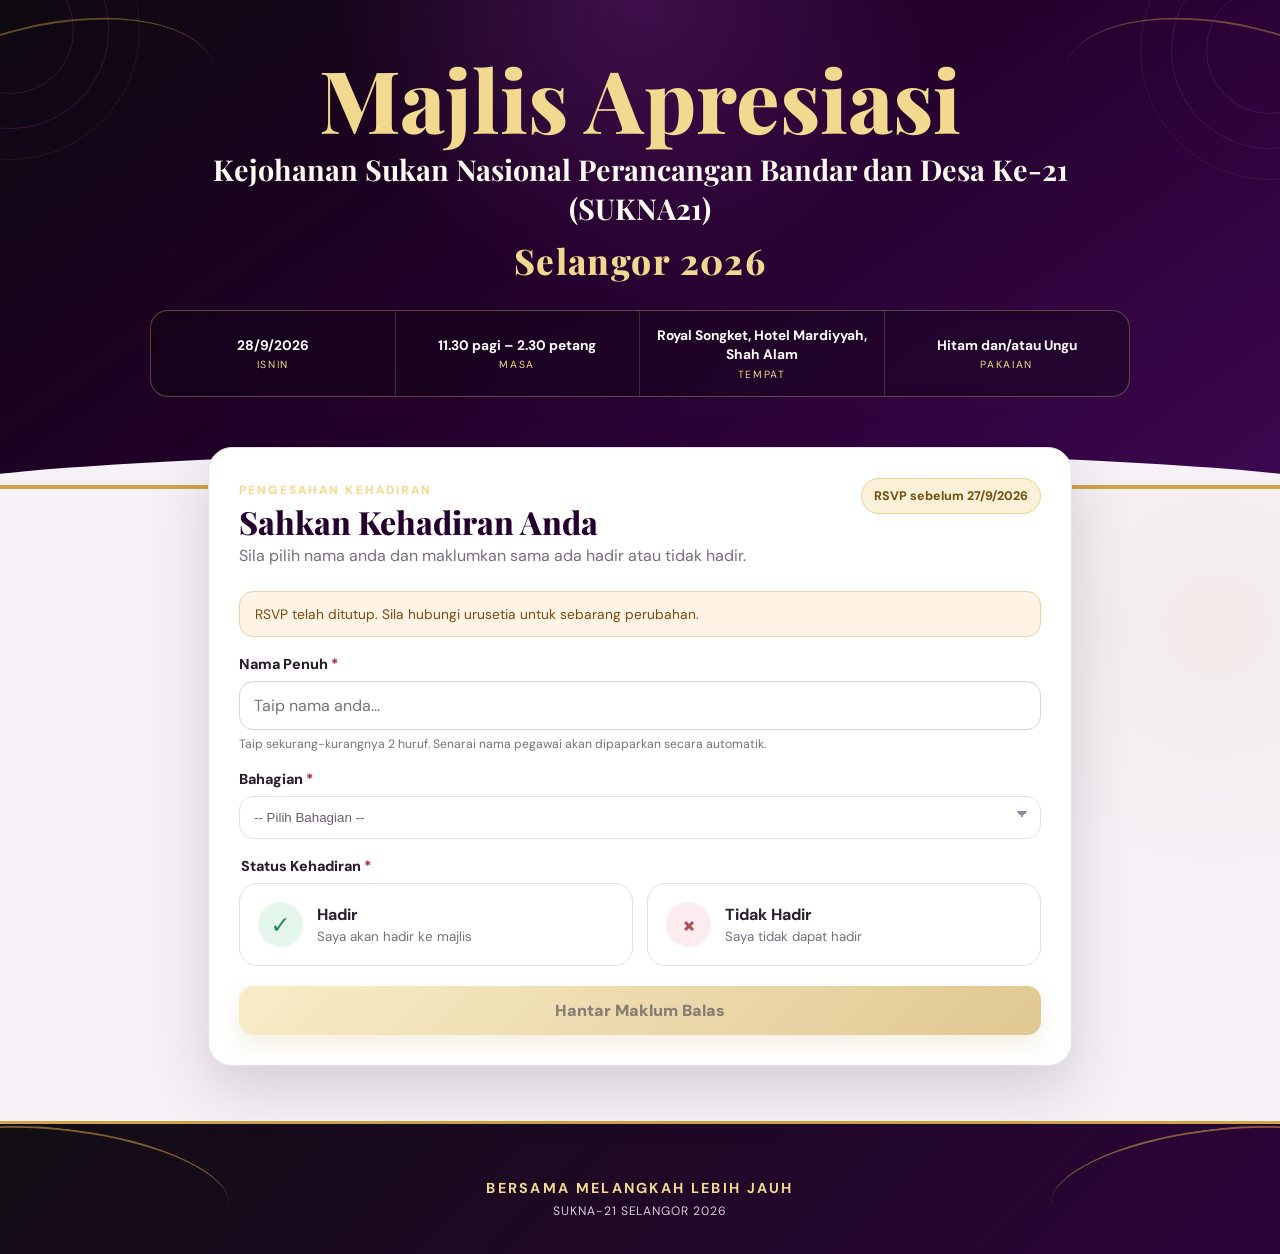
<file: index.html>
<!doctype html>
<html lang="ms">
<head>
  <meta charset="utf-8">
  <meta name="viewport" content="width=device-width,initial-scale=1,viewport-fit=cover">
  <meta name="theme-color" content="#18001f">
  <title>RSVP Majlis Apresiasi SUKNA-21 Selangor 2026</title>
  <meta name="description" content="Pengesahan kehadiran Majlis Apresiasi SUKNA-21 Selangor 2026.">
  <link rel="preconnect" href="https://fonts.googleapis.com">
  <link rel="preconnect" href="https://fonts.gstatic.com" crossorigin>
  <link href="https://fonts.googleapis.com/css2?family=DM+Sans:wght@400;500;600;700;800&family=Playfair+Display:wght@700;800&display=swap" rel="stylesheet">
  <link rel="stylesheet" href="styles.css?v=51">
</head>
<body>
  <div class="poster-shell">
    <header class="poster-hero">
      <div class="ornament ornament-left"></div>
      <div class="ornament ornament-right"></div>
      <div class="gold-arc arc-left"></div>
      <div class="gold-arc arc-right"></div>

      <div class="poster-inner">
        <h1 class="event-title">
          <span>Majlis Apresiasi</span>
          <span>Kejohanan Sukan Nasional Perancangan Bandar dan Desa Ke-21 (SUKNA21)</span>
          <span>Selangor 2026</span>
        </h1>

        <div class="event-meta">
          <span><b>28/9/2026</b><small>ISNIN</small></span>
          <span><b>11.30 pagi – 2.30 petang</b><small>MASA</small></span>
          <span><b>Royal Songket, Hotel Mardiyyah, Shah Alam</b><small>TEMPAT</small></span>
          <span><b>Hitam dan/atau Ungu</b><small>PAKAIAN</small></span>
        </div>
      </div>
    </header>

    <main class="main-wrap">
      <section class="rsvp-panel">
        <div class="panel-heading">
          <div>
            <span class="mini-kicker">PENGESAHAN KEHADIRAN</span>
            <h2>Sahkan Kehadiran Anda</h2>
            <p>Sila pilih nama anda dan maklumkan sama ada hadir atau tidak hadir.</p>
          </div>
          <div class="deadline">RSVP sebelum 27/9/2026</div>
        </div>

        <div id="closedNotice" class="notice warning hidden">
          RSVP telah ditutup. Sila hubungi urusetia untuk sebarang perubahan.
        </div>

        <form id="rsvpForm" novalidate>
          <input type="hidden" id="inviteeId">

          <label class="field">
            <span>Nama Penuh <b>*</b></span>
            <div class="autocomplete-wrap">
              <input id="name" name="name" type="text" autocomplete="off" placeholder="Taip nama anda..." maxlength="120" required>
              <div class="suggestions hidden" id="suggestions"></div>
            </div>
            <small>Taip sekurang-kurangnya 2 huruf. Senarai nama pegawai akan dipaparkan secara automatik.</small>
          </label>

          <label class="field">
            <span>Bahagian <b>*</b></span>
            <select id="unit" name="unit" required>
              <option value="">-- Pilih Bahagian --</option>
              <option value="Pentadbiran dan Kewangan">Pentadbiran dan Kewangan</option>
              <option value="Perancangan Korporat">Perancangan Korporat</option>
              <option value="Pengawalan Perancangan">Pengawalan Perancangan</option>
              <option value="Rancangan Pembangunan">Rancangan Pembangunan</option>
            </select>
          </label>

          <fieldset class="status-field">
            <legend>Status Kehadiran <b>*</b></legend>
            <div class="status-grid two-status">
              <button type="button" class="status-btn hadir" data-status="hadir">
                <span class="status-icon">✓</span>
                <span class="status-copy">
                  <strong>Hadir</strong>
                  <small>Saya akan hadir ke majlis</small>
                </span>
              </button>

              <button type="button" class="status-btn tidak" data-status="tidak_hadir">
                <span class="status-icon">×</span>
                <span class="status-copy">
                  <strong>Tidak Hadir</strong>
                  <small>Saya tidak dapat hadir</small>
                </span>
              </button>
            </div>
            <input type="hidden" id="status" required>
          </fieldset>

          <button id="submitBtn" class="gold-button" type="submit">
            <span class="btn-text">Hantar Maklum Balas</span>
            <span class="spinner hidden" aria-hidden="true"></span>
          </button>
        </form>

        <div id="successPanel" class="success-panel hidden">
          <div class="success-mark">✓</div>
          <h3>Terima kasih</h3>
          <p>Maklum balas kehadiran anda telah berjaya direkodkan.</p>
          <button class="ghost-button" id="editBtn" type="button">Kemas Kini Jawapan</button>
        </div>
      </section>
    </main>

    <footer class="poster-footer">
      <div class="footer-skyline"></div>
      <strong>BERSAMA MELANGKAH LEBIH JAUH</strong>
      <span>SUKNA-21 SELANGOR 2026</span>
    </footer>
  </div>

  <div id="toast" class="toast" role="status" aria-live="polite"></div>
  <script src="config.js?v=53"></script>
  <script src="app.js?v=53"></script>
</body>
</html>
</file>
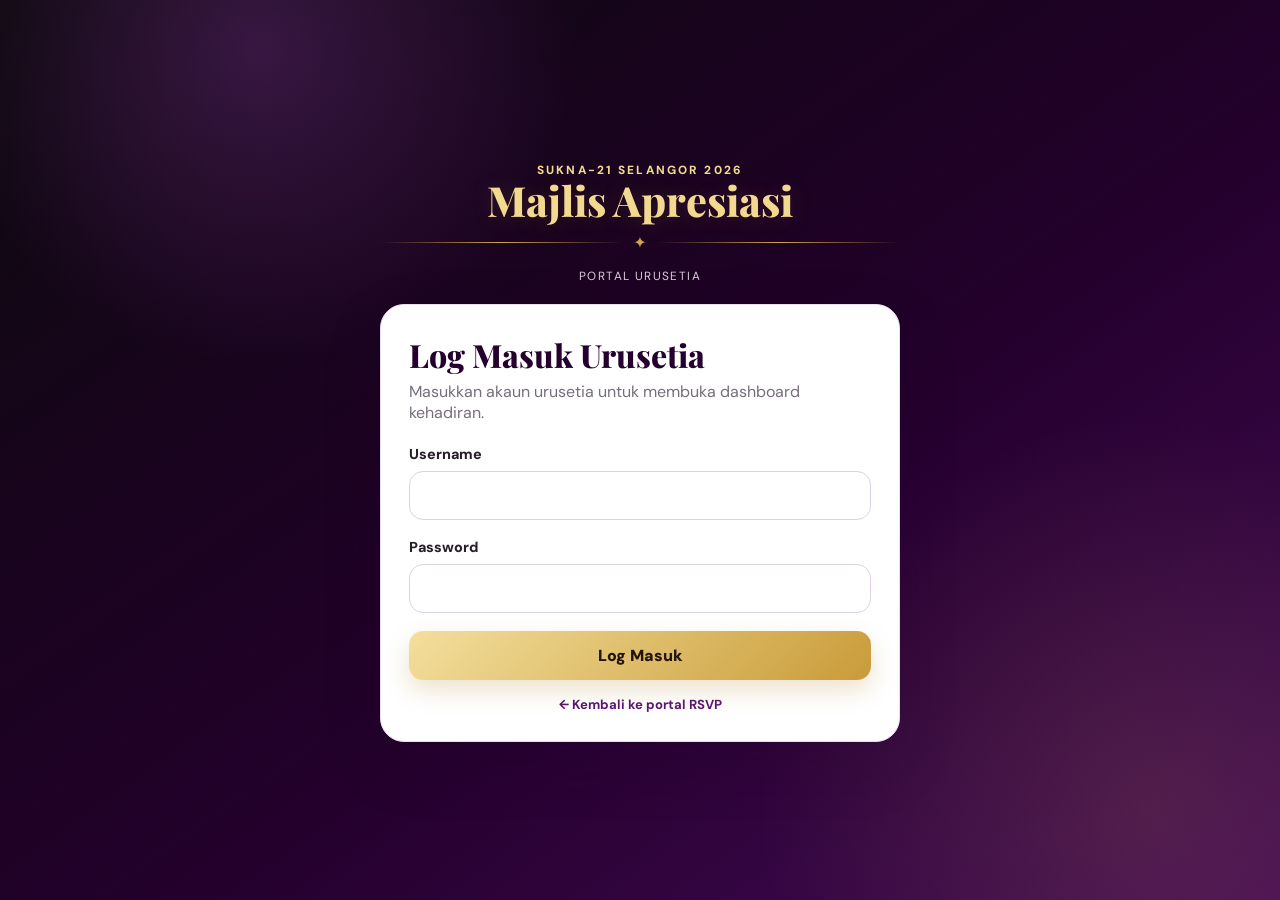
<file: admin.html>
<!doctype html>
<html lang="ms">
<head>
  <meta charset="utf-8">
  <meta name="viewport" content="width=device-width,initial-scale=1,viewport-fit=cover">
  <meta name="theme-color" content="#18001f">
  <title>Dashboard Urusetia • Majlis Apresiasi SUKNA-21</title>
  <link rel="preconnect" href="https://fonts.googleapis.com">
  <link rel="preconnect" href="https://fonts.gstatic.com" crossorigin>
  <link href="https://fonts.googleapis.com/css2?family=DM+Sans:wght@400;500;600;700;800&family=Playfair+Display:wght@700;800&display=swap" rel="stylesheet">
  <link rel="stylesheet" href="styles.css?v=51">
  <script>
    if (sessionStorage.getItem("sukna21_admin_login") !== "1") {
      location.replace("urusetia.html");
    }
  </script>
</head>
<body class="admin-page">
  <header class="admin-header">
    <div>
      <span class="mini-kicker">URUSETIA • SUKNA-21 SELANGOR 2026</span>
      <h1>Dashboard Kehadiran</h1>
      <p>Majlis Apresiasi • Isnin, 28 September 2026</p>
    </div>
    <div class="admin-actions">
      <button class="ghost-dark" id="refreshBtn">↻ Refresh</button>
      <button class="gold-small" id="exportBtn">Export CSV</button>
      <button class="danger-small" id="logoutBtn">Log Keluar</button>
    </div>
  </header>

  <main class="admin-main">
    <section class="stats-grid four">
      <article class="stat-card">
        <span>Jumlah Jemputan</span>
        <strong id="statTotal">0</strong>
      </article>
      <article class="stat-card hadir-card">
        <span>Hadir</span>
        <strong id="statHadir">0</strong>
      </article>
      <article class="stat-card tidak-card">
        <span>Tidak Hadir</span>
        <strong id="statTidak">0</strong>
      </article>
      <article class="stat-card pending-card">
        <span>Belum Menjawab</span>
        <strong id="statPending">0</strong>
      </article>
    </section>

    <section class="dashboard-card">
      <div class="dashboard-tools">
        <div class="filter-tabs" id="filterTabs">
          <button class="filter-tab active" data-filter="all">Semua</button>
          <button class="filter-tab" data-filter="hadir">Hadir</button>
          <button class="filter-tab" data-filter="tidak_hadir">Tidak Hadir</button>
          <button class="filter-tab" data-filter="belum_jawab">Belum Menjawab</button>
        </div>
        <input class="search-box" id="searchBox" placeholder="Cari nama / bahagian...">
      </div>

      <div class="table-wrap">
        <table>
          <thead>
            <tr>
              <th>Nama</th>
              <th>Bahagian</th>
              <th>Status</th>
              <th>Dikemas Kini</th>
            </tr>
          </thead>
          <tbody id="tableBody">
            <tr><td colspan="4" class="empty-row">Memuatkan data...</td></tr>
          </tbody>
        </table>
      </div>

      <div class="table-footer">
        <span id="rowCount">0 rekod</span>
        <span>Dashboard Urusetia Majlis Apresiasi SUKNA-21</span>
      </div>
    </section>
  </main>

  <div id="toast" class="toast" role="status" aria-live="polite"></div>
  <script src="config.js?v=53"></script>
  <script src="admin.js?v=53"></script>
</body>
</html>
</file>
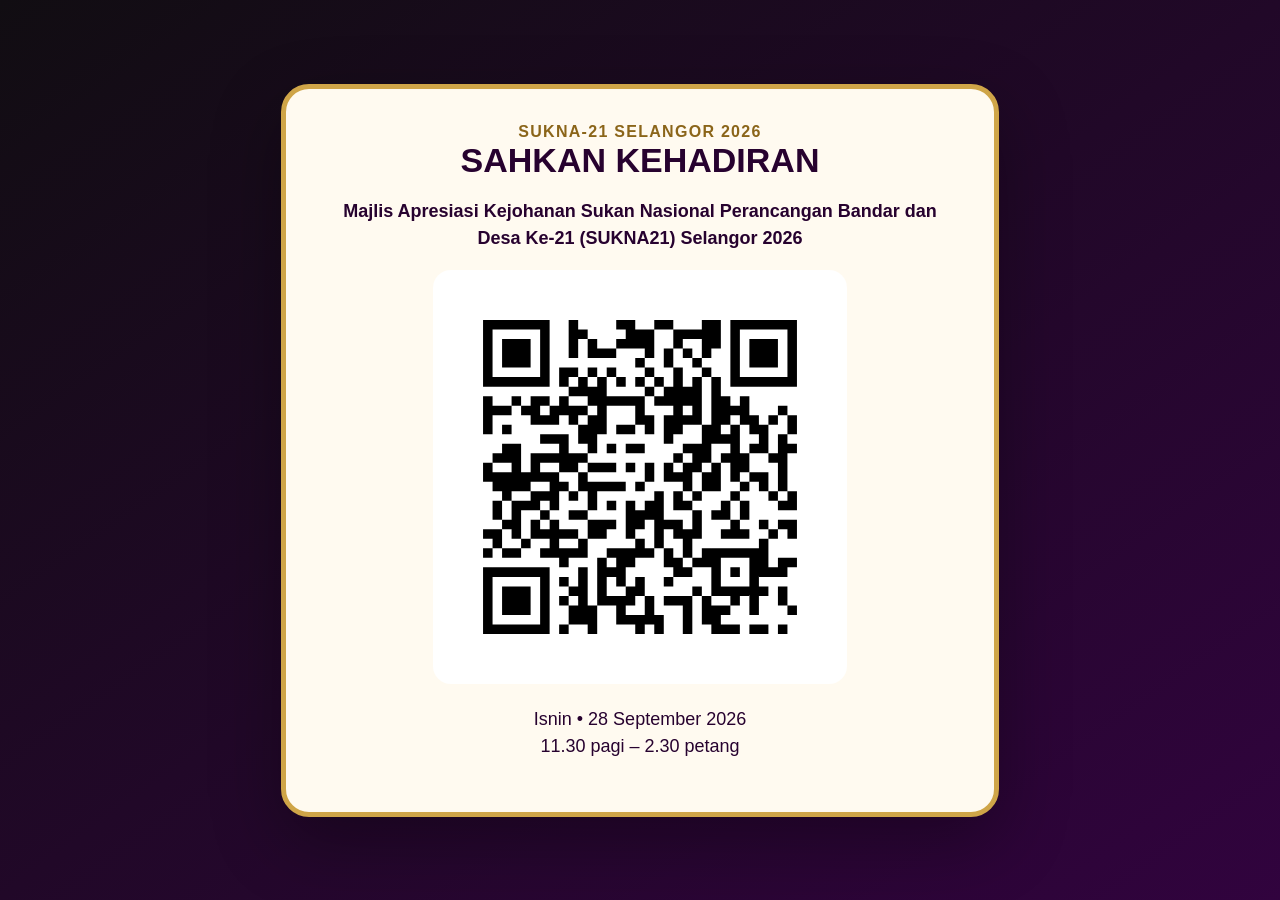
<file: qr.html>
<!doctype html>
<html lang="ms"><head><meta charset="utf-8"><meta name="viewport" content="width=device-width,initial-scale=1">
<title>QR RSVP Majlis Apresiasi SUKNA-21</title>
<style>
body{margin:0;min-height:100vh;display:grid;place-items:center;background:linear-gradient(145deg,#110d12,#31033e);font-family:Arial,sans-serif}
.card{background:#fffaf0;border:5px solid #cfa548;border-radius:28px;padding:34px;text-align:center;width:min(640px,84vw);color:#27022f;box-shadow:0 25px 70px rgba(0,0,0,.32)}
h1{margin:0;font-size:34px}p{font-size:18px;line-height:1.5}img{width:min(390px,75vw);background:white;padding:12px;border-radius:18px}
.tag{color:#8b6519;font-weight:bold;letter-spacing:.08em}
</style></head><body><div class="card">
<div class="tag">SUKNA-21 SELANGOR 2026</div>
<h1>SAHKAN KEHADIRAN</h1>
<p><b>Majlis Apresiasi Kejohanan Sukan Nasional Perancangan Bandar dan Desa Ke-21 (SUKNA21) Selangor 2026</b></p>
<img src="qr-rsvp.svg" alt="QR RSVP">
<p>Isnin • 28 September 2026<br>11.30 pagi – 2.30 petang</p>
</div></body></html>
</file>
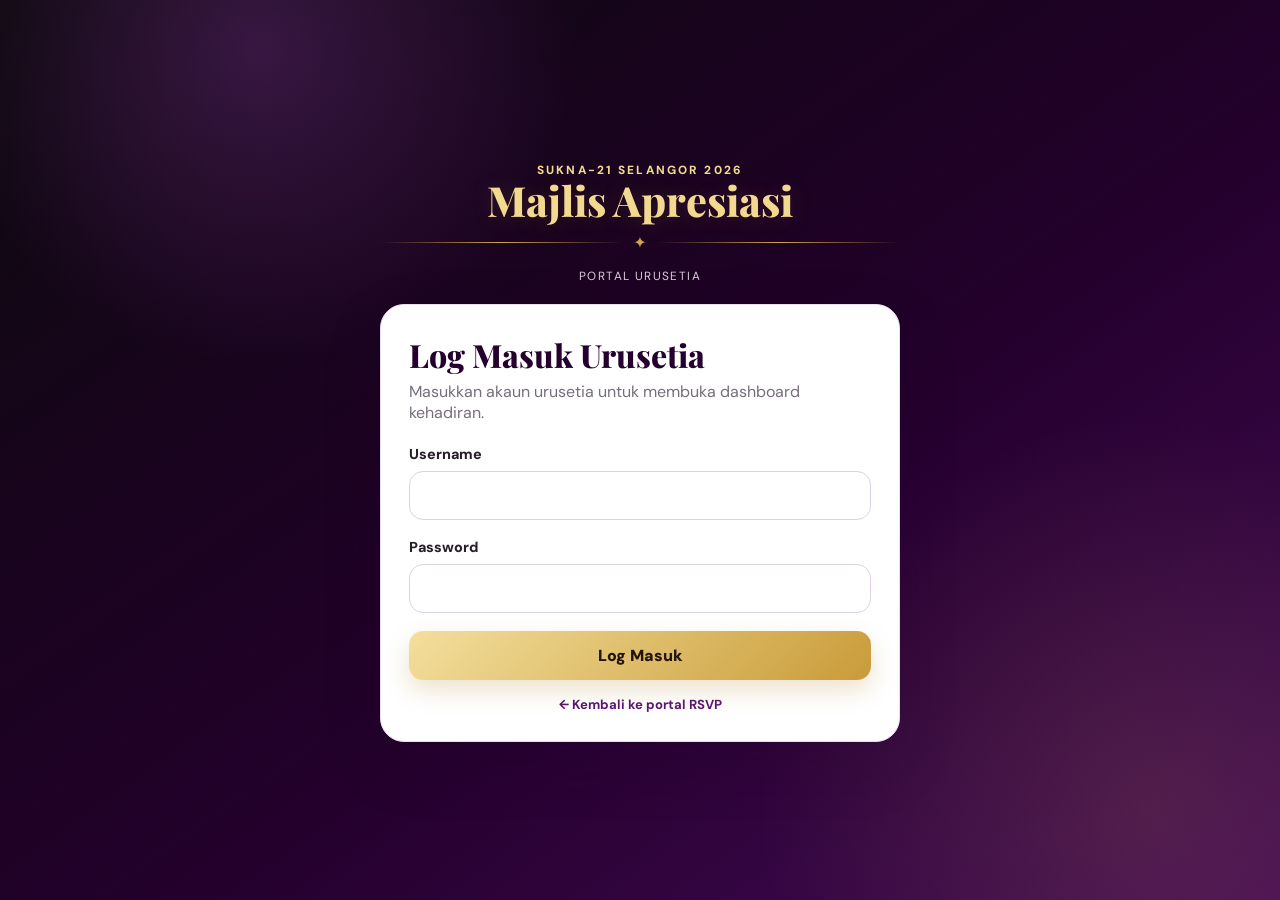
<file: urusetia.html>
<!doctype html>
<html lang="ms">
<head>
  <meta charset="utf-8">
  <meta name="viewport" content="width=device-width,initial-scale=1,viewport-fit=cover">
  <meta name="theme-color" content="#18001f">
  <title>Log Masuk Urusetia • SUKNA-21</title>
  <link rel="preconnect" href="https://fonts.googleapis.com">
  <link rel="preconnect" href="https://fonts.gstatic.com" crossorigin>
  <link href="https://fonts.googleapis.com/css2?family=DM+Sans:wght@400;500;600;700;800&family=Playfair+Display:wght@700;800&display=swap" rel="stylesheet">
  <link rel="stylesheet" href="styles.css">
</head>
<body class="login-page">
  <div class="login-shell">
    <div class="login-brand">
      <span class="mini-kicker">SUKNA-21 SELANGOR 2026</span>
      <div class="script-title small">Majlis Apresiasi</div>
      <div class="gold-divider"><span>✦</span></div>
      <p>Portal Urusetia</p>
    </div>

    <section class="login-card">
      <h1>Log Masuk Urusetia</h1>
      <p>Masukkan akaun urusetia untuk membuka dashboard kehadiran.</p>

      <form id="loginForm">
        <label class="field">
          <span>Username</span>
          <input id="username" type="text" autocomplete="username" required>
        </label>
        <label class="field">
          <span>Password</span>
          <input id="password" type="password" autocomplete="current-password" required>
        </label>
        <button class="gold-button" type="submit">Log Masuk</button>
      </form>

      <div id="loginError" class="notice warning hidden">Username atau password tidak sah.</div>
      <a class="back-link" href="index.html">← Kembali ke portal RSVP</a>
    </section>
  </div>

  <script src="urusetia.js"></script>
</body>
</html>
</file>
<file: styles.css>
:root{
  --black:#100d12;
  --purple-950:#16001f;
  --purple-900:#25002f;
  --purple-800:#3a064b;
  --purple-700:#5a1671;
  --purple-500:#8a3b9f;
  --gold:#cfa548;
  --gold-light:#f2d990;
  --cream:#fffaf0;
  --white:#ffffff;
  --ink:#281d2b;
  --muted:#776e7b;
  --line:#e8dfeb;
  --green:#2c8a61;
  --red:#b74955;
  --shadow:0 22px 60px rgba(31,0,38,.16);
}
*{box-sizing:border-box}
html{scroll-behavior:smooth}
body{margin:0;font-family:"DM Sans",system-ui,-apple-system,Segoe UI,sans-serif;background:#f6f1f7;color:var(--ink)}
button,input{font:inherit}
button{cursor:pointer}
.hidden{display:none!important}
.poster-shell{min-height:100vh;background:
  radial-gradient(circle at 10% 3%,rgba(132,52,153,.16),transparent 18%),
  radial-gradient(circle at 95% 50%,rgba(207,165,72,.08),transparent 18%),
  #f6f1f7;
}
.poster-hero{
  position:relative;overflow:hidden;color:white;
  background:
    radial-gradient(circle at 50% 0%,rgba(121,38,145,.38),transparent 38%),
    linear-gradient(145deg,#0e0910 0%,#200027 43%,#3c0750 100%);
  padding:56px 22px 88px;border-bottom:4px solid var(--gold);
}
.poster-hero:after{
  content:"";position:absolute;left:-8%;right:-8%;bottom:-58px;height:92px;
  background:#f6f1f7;border-radius:50% 50% 0 0;
}
.poster-inner{position:relative;z-index:3;max-width:1050px;margin:auto;text-align:center}
.kicker,.mini-kicker{font-size:.74rem;font-weight:800;letter-spacing:.18em;color:var(--gold-light)}
.script-title{font:800 clamp(2.8rem,8vw,5.3rem)/1 "Playfair Display",serif;color:var(--gold-light);text-shadow:0 2px 22px rgba(207,165,72,.18)}
.script-title.small{font-size:2.6rem}
.gold-divider{display:flex;align-items:center;gap:10px;max-width:520px;margin:12px auto 15px;color:var(--gold)}
.gold-divider:before,.gold-divider:after{content:"";height:1px;flex:1;background:linear-gradient(90deg,transparent,var(--gold),transparent)}
.poster-hero h1{max-width:900px;margin:0 auto;font:700 clamp(1.05rem,2.6vw,1.55rem)/1.45 "Playfair Display",serif;color:#fff7e6}
.event-meta{margin:28px auto 0;display:grid;grid-template-columns:repeat(4,1fr);max-width:980px;border:1px solid rgba(235,207,130,.32);border-radius:18px;overflow:hidden;background:rgba(12,6,15,.35);backdrop-filter:blur(8px)}
.event-meta span{padding:15px 13px;border-right:1px solid rgba(235,207,130,.2);display:flex;flex-direction:column;gap:4px;justify-content:center}
.event-meta span:last-child{border-right:0}
.event-meta b{font-size:.86rem;line-height:1.35;color:white}
.event-meta small{font-size:.65rem;letter-spacing:.16em;color:var(--gold-light)}
.ornament{position:absolute;width:260px;height:260px;border:1px solid rgba(210,169,74,.13);border-radius:50%;opacity:.75}
.ornament:before,.ornament:after{content:"";position:absolute;border:1px solid rgba(139,62,158,.35);border-radius:50%;inset:30px}
.ornament:after{inset:65px}
.ornament-left{left:-120px;top:-100px}.ornament-right{right:-120px;top:-80px}
.gold-arc{position:absolute;width:360px;height:170px;border-top:2px solid rgba(207,165,72,.6);border-radius:50%;top:26px;opacity:.7}
.arc-left{left:-140px;transform:rotate(-14deg)}.arc-right{right:-140px;transform:rotate(14deg)}
.main-wrap{position:relative;z-index:4;max-width:900px;margin:-42px auto 0;padding:0 18px 55px}
.rsvp-panel,.login-card,.dashboard-card{background:white;border:1px solid #eadfed;border-radius:24px;box-shadow:var(--shadow)}
.rsvp-panel{padding:30px}
.panel-heading{display:flex;justify-content:space-between;align-items:flex-start;gap:20px;margin-bottom:25px}
.panel-heading h2{margin:5px 0 6px;font:800 2rem/1.1 "Playfair Display",serif;color:var(--purple-900)}
.panel-heading p{margin:0;color:var(--muted)}
.deadline{background:#fbf1d9;border:1px solid #ead092;color:#73530f;padding:9px 12px;border-radius:999px;font-size:.78rem;font-weight:800;white-space:nowrap}
.field{display:block;margin-bottom:18px}
.field>span,.status-field legend{display:block;font-weight:800;font-size:.9rem;margin-bottom:8px}
.field b,.status-field b{color:#a3203f}
.field input,.field select,.search-box{width:100%;border:1px solid #dcd2df;background:white;border-radius:14px;padding:13px 14px;outline:none;color:var(--ink)}
.field input:focus,.field select:focus,.search-box:focus{border-color:var(--purple-500);box-shadow:0 0 0 4px rgba(138,59,159,.11)}
.field small{display:block;color:var(--muted);font-size:.76rem;margin-top:6px}
.autocomplete-wrap{position:relative}
.suggestions{position:absolute;z-index:30;left:0;right:0;top:calc(100% + 6px);max-height:300px;overflow:auto;background:white;border:1px solid #dfd6e3;border-radius:14px;box-shadow:0 16px 40px rgba(36,0,48,.16)}
.suggestion{padding:11px 13px;border-bottom:1px solid #f1ebf3;cursor:pointer}
.suggestion:last-child{border-bottom:0}.suggestion:hover{background:#faf6fc}
.suggestion strong{display:block;font-size:.88rem}.suggestion small{color:var(--muted)}
.status-field{border:0;padding:0;margin:3px 0 20px}
.status-grid.two-status{display:grid;grid-template-columns:1fr 1fr;gap:14px}
.status-btn{border:1px solid #e4dbe7;border-radius:18px;background:white;padding:18px;display:flex;align-items:center;gap:14px;text-align:left;color:var(--ink)}
.status-btn:hover{transform:translateY(-2px);box-shadow:0 10px 30px rgba(35,0,46,.09)}
.status-icon{width:45px;height:45px;border-radius:50%;display:grid;place-items:center;font-size:1.5rem;font-weight:900}
.status-btn.hadir .status-icon{background:#e5f6ed;color:var(--green)}
.status-btn.tidak .status-icon{background:#fdecef;color:var(--red)}
.status-btn.hadir.selected{border:2px solid var(--green);background:#f4fbf7}
.status-btn.tidak.selected{border:2px solid var(--red);background:#fff7f8}
.status-copy strong{display:block;font-size:1rem}.status-copy small{display:block;color:var(--muted);margin-top:3px}
.gold-button,.gold-small{
  border:0;color:#241505;font-weight:900;
  background:linear-gradient(135deg,#f3df9c,#c99b39);
  box-shadow:0 10px 24px rgba(175,124,25,.22);
}
.gold-button{width:100%;padding:14px 18px;border-radius:14px;display:flex;justify-content:center;align-items:center;gap:10px}
.gold-button:hover,.gold-small:hover{transform:translateY(-1px);filter:brightness(1.03)}
.gold-button:disabled{opacity:.55;cursor:not-allowed;transform:none}
.ghost-button{border:1px solid #dfd3e4;background:#f7f2f8;color:var(--purple-800);border-radius:12px;padding:11px 15px;font-weight:800}
.notice{padding:13px 15px;border-radius:14px;margin-bottom:18px;font-size:.86rem}
.warning{background:#fff3e6;border:1px solid #efd0a2;color:#7a4a0e}
.success-panel{text-align:center;padding:20px 4px 4px}
.success-mark{width:66px;height:66px;border-radius:50%;display:grid;place-items:center;margin:auto;background:#e7f6ee;color:var(--green);font-size:2rem;font-weight:900}
.success-panel h3{font:800 2rem "Playfair Display",serif;margin:13px 0 4px;color:var(--purple-900)}
.success-panel p{margin:0 0 18px;color:var(--muted)}
.spinner{width:18px;height:18px;border:2px solid rgba(40,20,5,.25);border-top-color:#2d1907;border-radius:50%;animation:spin .8s linear infinite}
@keyframes spin{to{transform:rotate(360deg)}}
.poster-footer{position:relative;overflow:hidden;text-align:center;padding:55px 20px 35px;color:white;background:linear-gradient(135deg,#120d13,#2c0339);border-top:3px solid var(--gold)}
.poster-footer:before,.poster-footer:after{content:"";position:absolute;width:330px;height:110px;border-top:2px solid rgba(207,165,72,.55);border-radius:50%;top:5px}
.poster-footer:before{left:-100px;transform:rotate(7deg)}.poster-footer:after{right:-100px;transform:rotate(-7deg)}
.poster-footer strong{display:block;color:var(--gold-light);letter-spacing:.16em;font-size:.9rem}
.poster-footer span{display:block;margin-top:6px;color:#d7cadb;font-size:.76rem;letter-spacing:.08em}
.toast{position:fixed;left:50%;bottom:28px;z-index:100;transform:translate(-50%,18px);opacity:0;pointer-events:none;background:#211523;color:white;border-radius:12px;padding:12px 16px;box-shadow:0 15px 40px rgba(0,0,0,.25);transition:.22s;max-width:92vw;text-align:center}
.toast.show{opacity:1;transform:translate(-50%,0)}.toast.error{background:#882d38}

/* Login */
.login-page{min-height:100vh;background:
  radial-gradient(circle at 20% 5%,rgba(139,55,163,.32),transparent 24%),
  radial-gradient(circle at 90% 90%,rgba(207,165,72,.15),transparent 28%),
  linear-gradient(145deg,#0c090d,#22002a 55%,#430956);display:grid;place-items:center;padding:22px}
.login-shell{width:min(520px,100%)}
.login-brand{text-align:center;color:white;margin-bottom:20px}
.login-brand p{margin:6px 0;color:#d9cddd;letter-spacing:.12em;text-transform:uppercase;font-size:.74rem}
.login-card{padding:28px}
.login-card h1{font:800 2rem "Playfair Display",serif;color:var(--purple-900);margin:0 0 5px}
.login-card>p{margin:0 0 22px;color:var(--muted)}
.back-link{display:block;text-align:center;margin-top:16px;color:var(--purple-700);text-decoration:none;font-size:.82rem;font-weight:700}

/* Admin */
.admin-page{background:#f5f1f7}
.admin-header{background:linear-gradient(135deg,#100d12,#2d0439 70%,#4a0b5d);border-bottom:3px solid var(--gold);color:white;padding:28px max(20px,calc((100vw - 1180px)/2));display:flex;justify-content:space-between;align-items:center;gap:18px}
.admin-header h1{font:800 2.1rem "Playfair Display",serif;margin:5px 0 3px;color:#fff8e9}
.admin-header p{margin:0;color:#d9cddd;font-size:.85rem}
.admin-actions{display:flex;gap:8px;flex-wrap:wrap}
.gold-small,.ghost-dark,.danger-small{border-radius:11px;padding:10px 13px;font-weight:800;border:0}
.ghost-dark{background:rgba(255,255,255,.08);color:white;border:1px solid rgba(255,255,255,.14)}
.danger-small{background:#6e2632;color:white}
.admin-main{max-width:1180px;margin:22px auto;padding:0 18px 60px}
.stats-grid.four{display:grid;grid-template-columns:repeat(4,1fr);gap:12px;margin-bottom:16px}
.stat-card{background:white;border:1px solid #e9e0ec;border-radius:18px;padding:19px;box-shadow:0 8px 24px rgba(35,0,48,.06);border-top:4px solid var(--gold)}
.stat-card span{color:var(--muted);font-size:.78rem;font-weight:800}.stat-card strong{display:block;font-size:2rem;color:var(--purple-900);margin-top:4px}
.hadir-card{border-top-color:var(--green)}.tidak-card{border-top-color:var(--red)}.pending-card{border-top-color:var(--purple-500)}
.dashboard-card{overflow:hidden}
.dashboard-tools{display:flex;justify-content:space-between;align-items:center;gap:14px;padding:15px;border-bottom:1px solid var(--line)}
.filter-tabs{display:flex;gap:7px;flex-wrap:wrap}
.filter-tab{border:1px solid #e0d7e4;background:white;color:#5a4c5f;border-radius:999px;padding:8px 12px;font-weight:800;font-size:.76rem}
.filter-tab.active{background:var(--purple-800);color:white;border-color:var(--purple-800)}
.search-box{max-width:260px;padding:10px 12px}
.table-wrap{overflow:auto}
table{width:100%;border-collapse:collapse;min-width:680px}
th,td{padding:13px 16px;border-bottom:1px solid #eee7f0;text-align:left;font-size:.84rem}
th{background:#fcfafc;color:#76697b;font-size:.72rem;text-transform:uppercase;letter-spacing:.08em}
.status-chip{display:inline-flex;border-radius:999px;padding:6px 9px;font-size:.72rem;font-weight:900}
.status-chip.hadir{background:#e6f6ed;color:#1b724f}.status-chip.tidak_hadir{background:#fdebee;color:#a13945}.status-chip.belum_jawab{background:#f1e8f7;color:#6b3283}
.empty-row{text-align:center!important;color:var(--muted);padding:32px!important}
.table-footer{padding:11px 16px;background:#fcfafc;color:var(--muted);display:flex;justify-content:space-between;gap:12px;font-size:.73rem}

@media(max-width:850px){
  .event-meta{grid-template-columns:1fr 1fr}.event-meta span:nth-child(2){border-right:0}.event-meta span:nth-child(-n+2){border-bottom:1px solid rgba(235,207,130,.2)}
  .panel-heading{flex-direction:column}.deadline{white-space:normal}
  .admin-header{align-items:flex-start;flex-direction:column}
  .stats-grid.four{grid-template-columns:1fr 1fr}
  .dashboard-tools{flex-direction:column;align-items:stretch}.search-box{max-width:none}
}
@media(max-width:560px){
  .poster-hero{padding:42px 14px 76px}.main-wrap{padding-left:12px;padding-right:12px}.rsvp-panel{padding:20px}
  .status-grid.two-status{grid-template-columns:1fr}
  .event-meta{grid-template-columns:1fr}.event-meta span{border-right:0!important;border-bottom:1px solid rgba(235,207,130,.2)}
  .event-meta span:last-child{border-bottom:0}.stats-grid.four{grid-template-columns:1fr 1fr}
  .table-footer{flex-direction:column}
}

.field select{
  appearance:none;
  background:
    linear-gradient(45deg,transparent 50%,#6a5870 50%) calc(100% - 18px) calc(50% - 3px)/6px 6px no-repeat,
    linear-gradient(135deg,#6a5870 50%,transparent 50%) calc(100% - 12px) calc(50% - 3px)/6px 6px no-repeat,
    #fff;
  padding-right:40px;
}
.name-confirmed{
  border-color:#2c8a61!important;
  box-shadow:0 0 0 4px rgba(44,138,97,.10)!important;
}
.suggestion.no-result{
  cursor:default;
  background:#faf7fb;
}
.suggestion.no-result:hover{background:#faf7fb}
.event-title{
  margin:0 auto;
  max-width:1000px;
  display:flex;
  flex-direction:column;
  gap:8px;
  color:#fff7e6;
}
.event-title span:nth-child(1){
  font:800 clamp(2.8rem,8vw,5.4rem)/1 "Playfair Display",serif;
  color:var(--gold-light);
}
.event-title span:nth-child(2){
  font:700 clamp(1.1rem,2.8vw,1.8rem)/1.35 "Playfair Display",serif;
  color:#fffaf0;
}
.event-title span:nth-child(3){
  margin-top:4px;
  font:800 clamp(1.35rem,3.5vw,2.2rem)/1.2 "Playfair Display",serif;
  color:var(--gold-light);
  letter-spacing:.04em;
}
</file>
